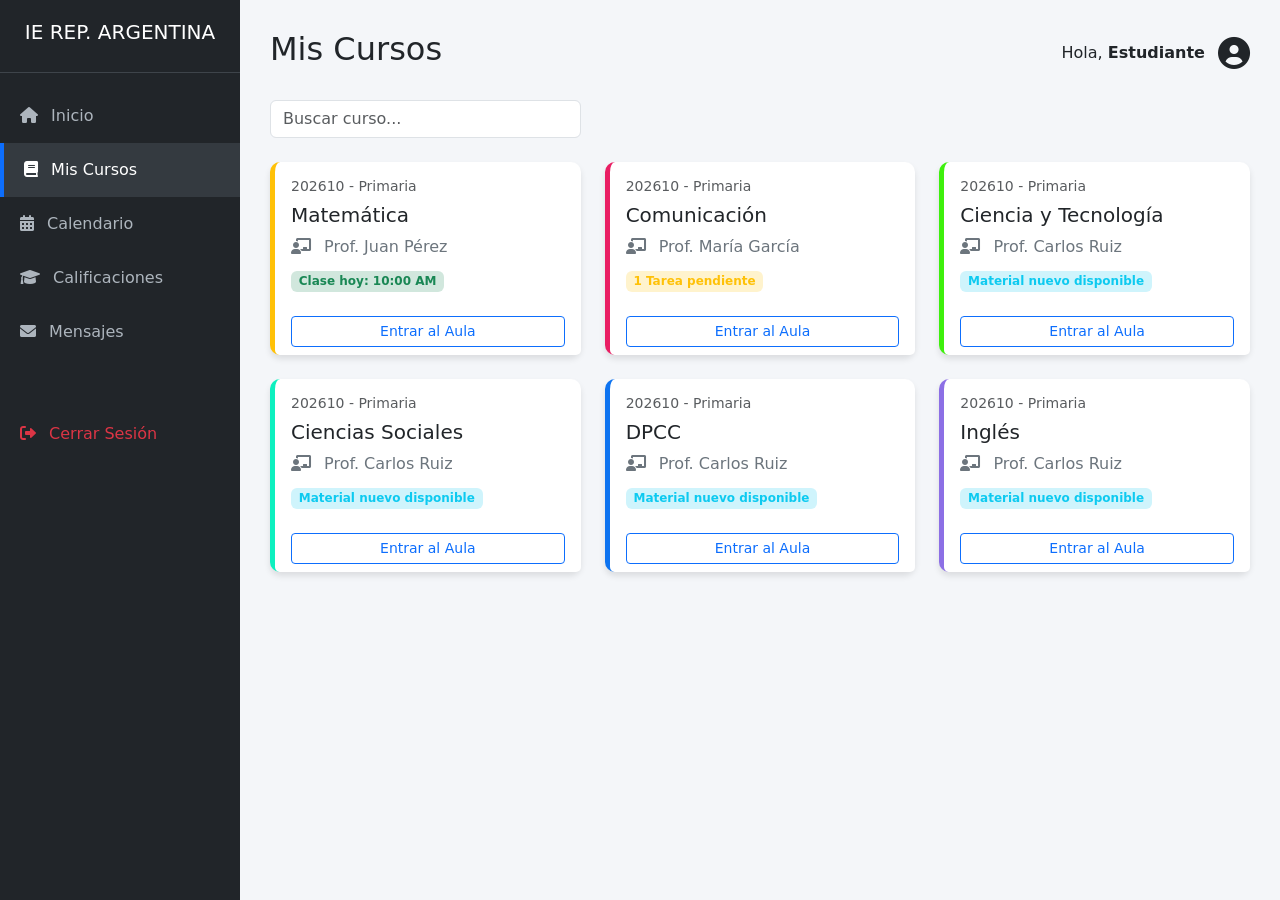
<file: dashboard_alumno.html>
<!DOCTYPE html>
<html lang="es">
<head>
    <meta charset="UTF-8">
    <meta name="viewport" content="width=device-width, initial-scale=1.0">
    <title>Intranet - I.E. República Argentina</title>
    <link href="https://cdn.jsdelivr.net/npm/bootstrap@5.3.0/dist/css/bootstrap.min.css" rel="stylesheet">
    <link rel="stylesheet" href="https://cdnjs.cloudflare.com/ajax/libs/font-awesome/6.0.0/css/all.min.css">
    <style>
        body { background-color: #f4f6f9; }
        .sidebar {
            min-height: 100vh;
            background-color: #212529;
            color: white;
            position: fixed;
            width: 240px;
        }
        .sidebar a {
            color: #adb5bd;
            text-decoration: none;
            padding: 15px 20px;
            display: block;
            transition: 0.3s;
        }
        .sidebar a:hover, .sidebar a.active {
            background-color: #343a40;
            color: #fff;
            border-left: 4px solid #0d6efd;
        }
        .main-content { margin-left: 240px; padding: 30px; }
        .course-card {
            border: none;
            border-radius: 10px;
            box-shadow: 0 4px 6px rgba(0,0,0,0.1);
            transition: transform 0.2s;
            border-left: 5px solid #0d6efd; /* Color dinámico */
        }
        .course-card:hover { transform: translateY(-5px); }
        .school-logo { padding: 20px; text-align: center; border-bottom: 1px solid #3e444a; }
    </style>
</head>
<body>

    <div class="sidebar">
        <div class="school-logo">
            <h5>IE REP. ARGENTINA</h5>
        </div>
        <nav class="mt-3">
            <a href="#"><i class="fas fa-home me-2"></i> Inicio</a>
            <a href="#" class="active"><i class="fas fa-book me-2"></i> Mis Cursos</a>
            <a href="#"><i class="fas fa-calendar-alt me-2"></i> Calendario</a>
            <a href="#"><i class="fas fa-graduation-cap me-2"></i> Calificaciones</a>
            <a href="#"><i class="fas fa-envelope me-2"></i> Mensajes</a>
            <a href="#" class="mt-5 text-danger"><i class="fas fa-sign-out-alt me-2"></i> Cerrar Sesión</a>
        </nav>
    </div>

    <div class="main-content">
        <header class="d-flex justify-content-between align-items-center mb-4">
            <h2>Mis Cursos</h2>
            <div class="user-info">
                <span>Hola, <strong>Estudiante</strong></span>
                <i class="fas fa-user-circle fa-2x ms-2 align-middle"></i>
            </div>
        </header>

        <div class="row mb-4">
            <div class="col-md-4">
                <input type="text" class="form-control" placeholder="Buscar curso...">
            </div>
        </div>

        <div class="row g-4">
            
            <div class="col-md-6 col-lg-4">
                <div class="card course-card h-100" style="border-left-color: #ffc107;">
                    <div class="card-body">
                        <h6 class="text-muted small">202610 - Primaria</h6>
                        <h5 class="card-title">Matemática</h5>
                        <p class="card-text text-secondary mb-1"><i class="fas fa-chalkboard-teacher me-2"></i> Prof. Juan Pérez</p>
                        <span class="badge bg-success-subtle text-success mt-2">Clase hoy: 10:00 AM</span>
                    </div>
                    <div class="card-footer bg-white border-0">
                        <a href="#" class="btn btn-outline-primary btn-sm w-100">Entrar al Aula</a>
                    </div>
                </div>
            </div>

            <div class="col-md-6 col-lg-4">
                <div class="card course-card h-100" style="border-left-color: #e91e63;">
                    <div class="card-body">
                        <h6 class="text-muted small">202610 - Primaria</h6>
                        <h5 class="card-title">Comunicación</h5>
                        <p class="card-text text-secondary mb-1"><i class="fas fa-chalkboard-teacher me-2"></i> Prof. María García</p>
                        <span class="badge bg-warning-subtle text-warning mt-2">1 Tarea pendiente</span>
                    </div>
                    <div class="card-footer bg-white border-0">
                        <a href="#" class="btn btn-outline-primary btn-sm w-100">Entrar al Aula</a>
                    </div>
                </div>
            </div>

            <div class="col-md-6 col-lg-4">
                <div class="card course-card h-100" style="border-left-color: #3ef00d;">
                    <div class="card-body">
                        <h6 class="text-muted small">202610 - Primaria</h6>
                        <h5 class="card-title">Ciencia y Tecnología</h5>
                        <p class="card-text text-secondary mb-1"><i class="fas fa-chalkboard-teacher me-2"></i> Prof. Carlos Ruiz</p>
                        <span class="badge bg-info-subtle text-info mt-2">Material nuevo disponible</span>
                    </div>
                    <div class="card-footer bg-white border-0">
                        <a href="#" class="btn btn-outline-primary btn-sm w-100">Entrar al Aula</a>
                    </div>
                </div>
            </div>

            <div class="col-md-6 col-lg-4">
                <div class="card course-card h-100" style="border-left-color: #0df0bf;">
                    <div class="card-body">
                        <h6 class="text-muted small">202610 - Primaria</h6>
                        <h5 class="card-title">Ciencias Sociales</h5>
                        <p class="card-text text-secondary mb-1"><i class="fas fa-chalkboard-teacher me-2"></i> Prof. Carlos Ruiz</p>
                        <span class="badge bg-info-subtle text-info mt-2">Material nuevo disponible</span>
                    </div>
                    <div class="card-footer bg-white border-0">
                        <a href="#" class="btn btn-outline-primary btn-sm w-100">Entrar al Aula</a>
                    </div>
                </div>
            </div>

            <div class="col-md-6 col-lg-4">
                <div class="card course-card h-100" style="border-left-color: #0d73f0;">
                    <div class="card-body">
                        <h6 class="text-muted small">202610 - Primaria</h6>
                        <h5 class="card-title">DPCC</h5>
                        <p class="card-text text-secondary mb-1"><i class="fas fa-chalkboard-teacher me-2"></i> Prof. Carlos Ruiz</p>
                        <span class="badge bg-info-subtle text-info mt-2">Material nuevo disponible</span>
                    </div>
                    <div class="card-footer bg-white border-0">
                        <a href="#" class="btn btn-outline-primary btn-sm w-100">Entrar al Aula</a>
                    </div>
                </div>
            </div>

            <div class="col-md-6 col-lg-4">
                <div class="card course-card h-100" style="border-left-color: #8c6fe5;">
                    <div class="card-body">
                        <h6 class="text-muted small">202610 - Primaria</h6>
                        <h5 class="card-title">Inglés</h5>
                        <p class="card-text text-secondary mb-1"><i class="fas fa-chalkboard-teacher me-2"></i> Prof. Carlos Ruiz</p>
                        <span class="badge bg-info-subtle text-info mt-2">Material nuevo disponible</span>
                    </div>
                    <div class="card-footer bg-white border-0">
                        <a href="#" class="btn btn-outline-primary btn-sm w-100">Entrar al Aula</a>
                    </div>
                </div>
            </div>

        </div>
    </div>

    <script src="https://cdn.jsdelivr.net/npm/bootstrap@5.3.0/dist/js/bootstrap.bundle.min.js"></script>
</body>
</html>
</file>
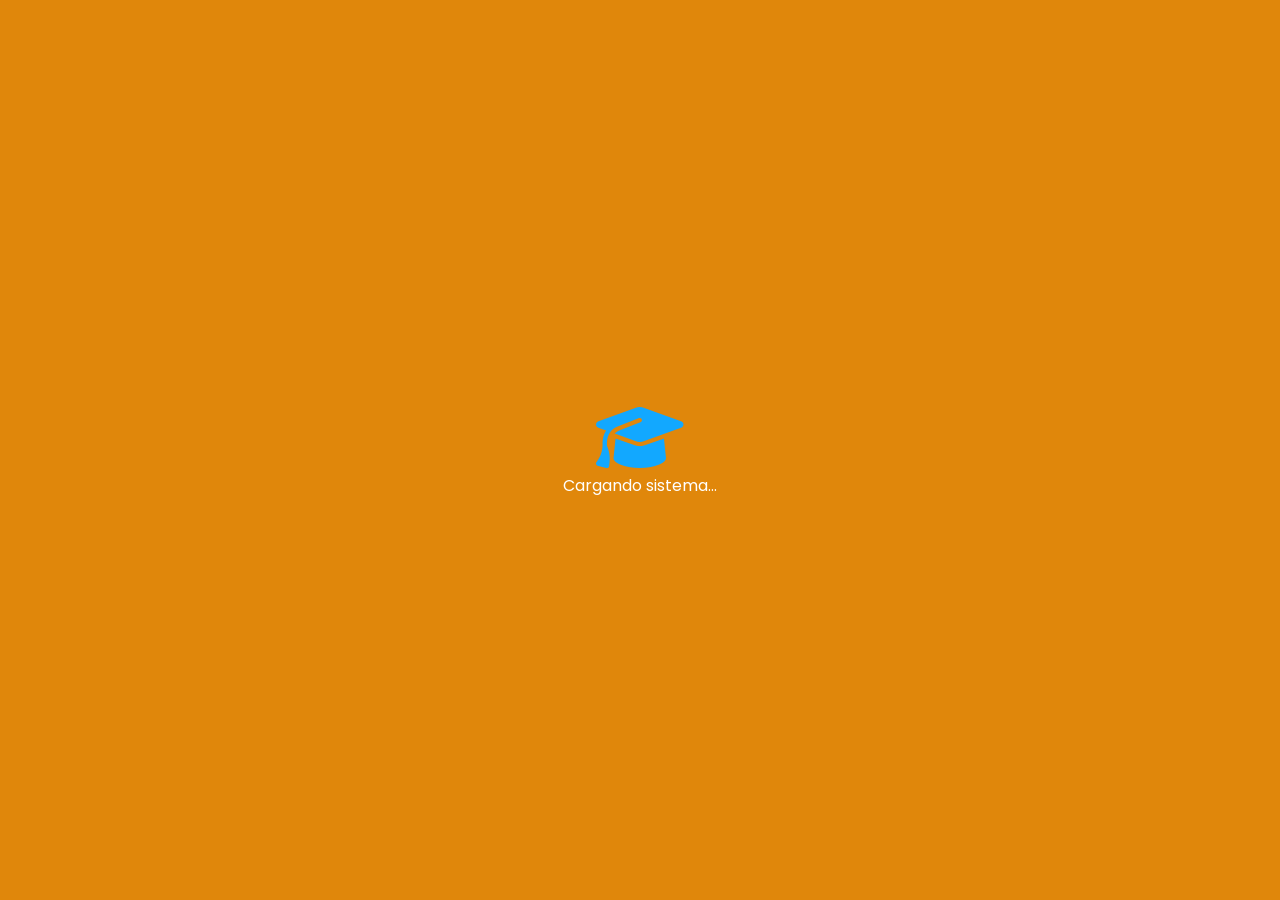
<file: auth/login.html>
<!DOCTYPE html>
<html lang="es">
<head>
<meta charset="UTF-8">
<meta name="viewport" content="width=device-width, initial-scale=1.0">
<title>Login Sistema Escolar</title>
<link href="https://fonts.googleapis.com/css2?family=Poppins:wght@300;400;500;600&display=swap" rel="stylesheet">
<link rel="stylesheet" href="https://cdnjs.cloudflare.com/ajax/libs/font-awesome/6.5.0/css/all.min.css">
<link rel="stylesheet" href="../css/login.css">
</head>
<body>
<div id="loader">
    <div class="loader-content">
        <i class="fas fa-graduation-cap loader-icon"></i>
        <p>Cargando sistema...</p>
    </div>
</div>
<div class="container">
    <!-- IMAGEN -->
    <div class="lado-imagen"></div>
    <!-- LOGIN -->
    <div class="lado-login">
        <div class="login-box">
            <!-- LOGO -->
            <img src="../img/insignia.jpg" class="logo">
            <h2>Iniciar Sesión</h2>
            <p>Sistema Académico</p>
            <!-- FORMULARIO -->
            <div id="login-form">
                <form action="validar_login.php" method="POST">
                    <input type="text" name="usuario" placeholder="Usuario o ID">
                    <input type="password" name="password" placeholder="Contraseña">
                    <button type="submit">Ingresar</button>
                </form>
                <a href="#" class="olvide-password" onclick="mostrarRecuperar()">
                ¿Olvidó su contraseña?
                </a>
            </div>
            <!-- FORMULARIO PARA RECUPERARACIÓN-->
            <div id="recuperar-form" style="display:none;">
                <input type="text" placeholder="Ingrese su usuario o correo">
                <button>Enviar</button>
                <br><br>
                <a href="#" class="olvide-password" onclick="mostrarLogin()">
                Volver al inicio de sesión
                </a>
            </div>
            <!-- REDES SOCIALES -->
            <div class="redes-sociales">
                <a href="https://www.facebook.com/share/1Az4zscGRw/" target="_blank">
                    <i class="fab fa-facebook-f"></i>
                </a>
                <a href="#" target="_blank">
                    <i class="fab fa-instagram"></i>
                </a>
                <a href="#" target="_blank">
                    <i class="fab fa-whatsapp"></i>
                </a>
            </div>
        </div>
    </div>
</div>

<script>
window.addEventListener("load", function(){
    setTimeout(function(){
        document.getElementById("loader").style.display = "none";
    }, 1500);
});
</script>
<script>
function mostrarRecuperar(){
document.getElementById("login-form").style.display="none";
document.getElementById("recuperar-form").style.display="block";
}
function mostrarLogin(){
document.getElementById("login-form").style.display="block";
document.getElementById("recuperar-form").style.display="none";
}
</script>
</body>
</html>
</file>
<file: css/login.css>
*{
margin:0;
padding:0;
box-sizing:border-box;
font-family:'Poppins',sans-serif;
}

body{
height:100vh;
}

/* PANTALLA DE CARGA */
#loader{
position:fixed;
top:0;
left:0;
width:100%;
height:100vh;
background:#e0870b;
display:flex;
justify-content:center;
align-items:center;
z-index:9999;
}

.loader-content{
text-align:center;
color:white;
}

.loader-icon{
font-size:70px;
color:#12a8ff;
animation:girar 2s linear infinite;
}

@keyframes girar{
0%{transform:rotate(0deg);}
100%{transform:rotate(360deg);}
}

/* CONTENEDOR */
.container{
display:flex;
height:100vh;
width:100%;
}
/* IMAGEN */
.lado-imagen{
width:55%;
background-image:url("../img/Login.jpg");
background-size:cover;
background-position:center;
background-repeat:no-repeat;
}
/* LOGIN */
.lado-login{
width:45%;
display:flex;
align-items:center;
justify-content:center;
background:#ffffff;
}
/* CAJA LOGIN */
.login-box{
width:320px;
text-align:center;
}
.logo{
width:150px;
margin-bottom:15px;
}
.login-box h2{
font-size:28px;
margin-bottom:5px;
}
.login-box p{
color:gray;
margin-bottom:25px;
}
/* INPUTS */
.login-box input,
.login-box select{
width:100%;
padding:12px;
margin-bottom:15px;
border-radius:8px;
border:1px solid #ccc;
font-size:14px;
}
/* BOTON */
.login-box button{
width:100%;
padding:12px;
border:none;
border-radius:8px;
background:#026a9a;
color:white;
font-size:16px;
cursor:pointer;
transition:0.3s;
}
.login-box button:hover{
background:#de2905;
}
.olvide-password{
display:block;
margin-top:12px;
font-size:14px;
color:#555;
text-decoration:none;
transition:0.3s;
}
.olvide-password:hover{
color:hsl(207, 88%, 9%);
text-decoration:underline;
}
/* 📱 RESPONSIVE */
/* TABLET */
@media(max-width:900px){
.container{
flex-direction:column;
}
.lado-imagen{
width:100%;
height:40vh;
}
.lado-login{
width:100%;
height:60vh;
}
}
.redes-sociales{
margin-top:20px;
display:flex;
justify-content:center;
gap:20px;
}
.redes-sociales a{
width:40px;
height:40px;
display:flex;
align-items:center;
justify-content:center;
border-radius:50%;
background:#f0f0f0;
color:#333;
font-size:18px;
transition:0.3s;
}
/* CELULAR */
@media(max-width:500px){
.login-box{
width:85%;
}
.logo{
width:70px;
}
.login-box h2{
font-size:24px;
}
}
</file>
